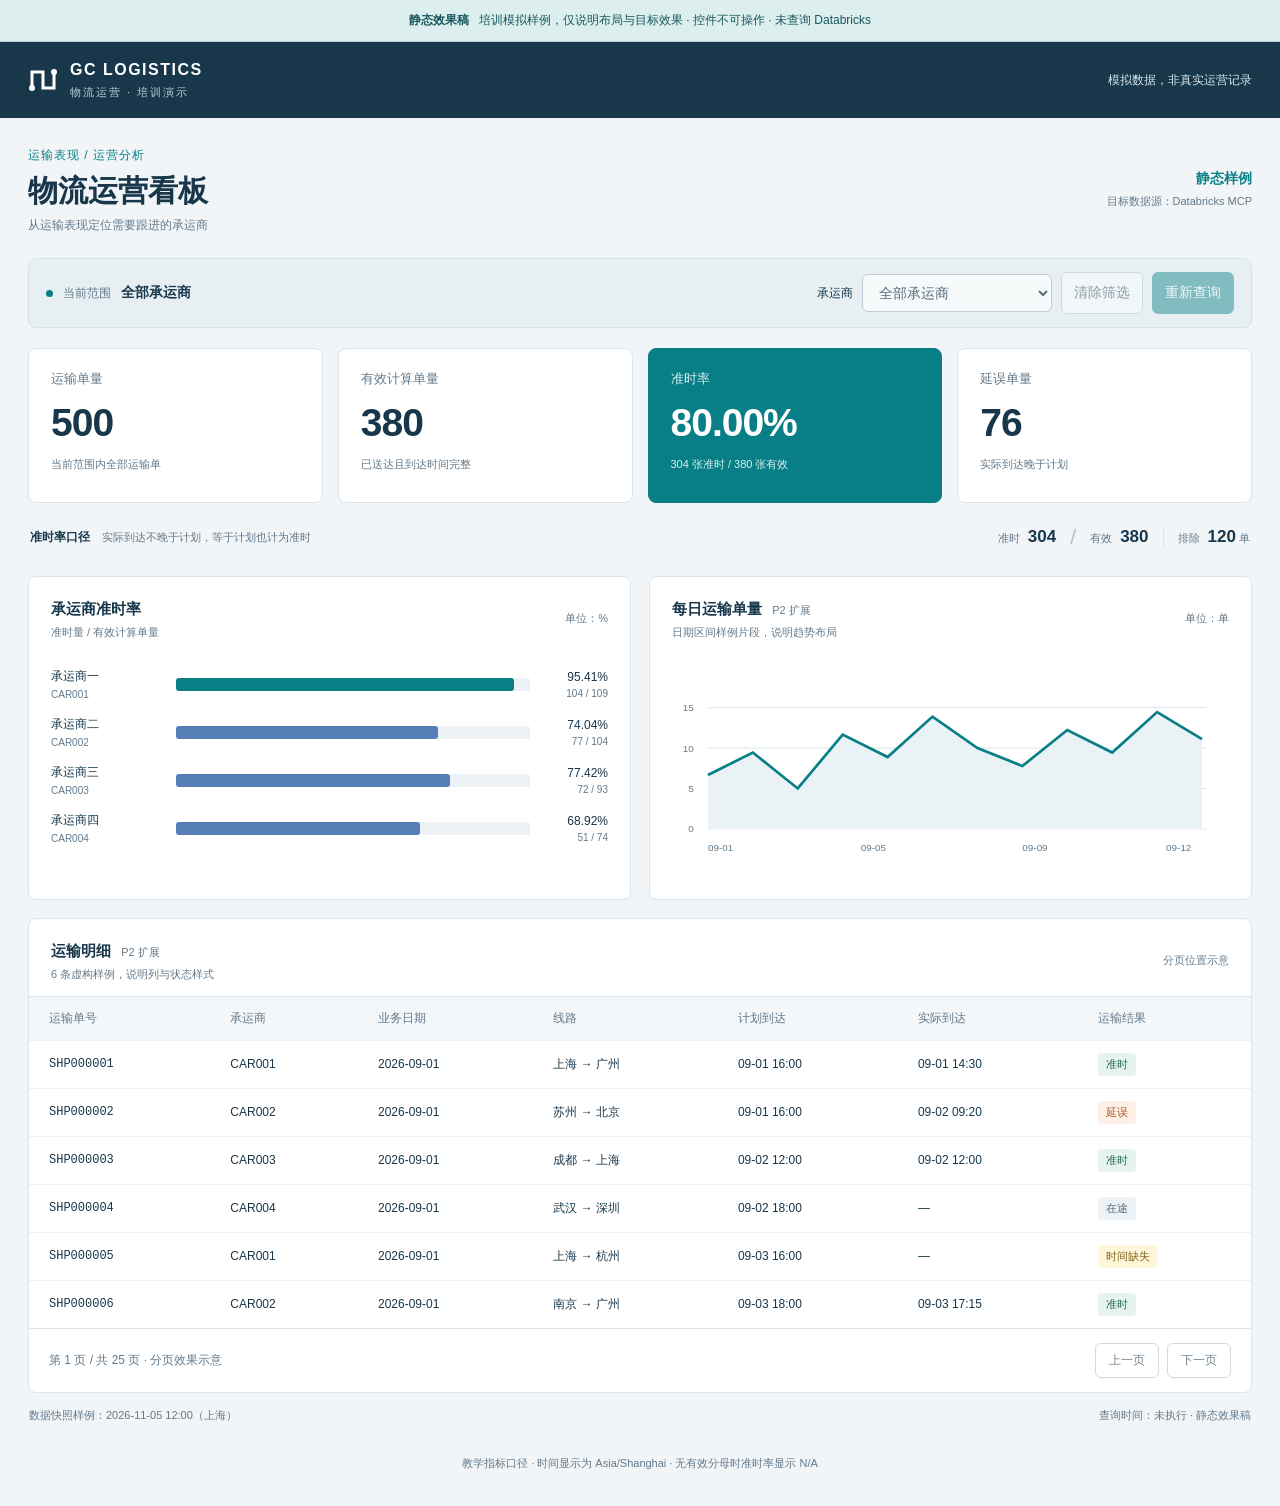
<file: copilot-logistics-dashboard-starter/mockup/index.html>
<!doctype html>
<html lang="zh-CN">
<head><meta charset="utf-8"><meta name="viewport" content="width=device-width, initial-scale=1"><title>物流运营看板 · 静态效果稿</title><link rel="icon" href="data:,"><link rel="stylesheet" href="style.css"></head>
<body>
<a class="skip" href="#main">跳到主要内容</a>
<p class="mockup-note"><strong>静态效果稿</strong>培训模拟样例，仅说明布局与目标效果 · 控件不可操作 · 未查询 Databricks</p>
<header><div class="brand"><svg width="30" height="30" viewBox="0 0 30 30" aria-hidden="true"><path d="M4 23V7h11v16h11V7" fill="none" stroke="currentColor" stroke-width="3"/><circle cx="4" cy="23" r="3" fill="currentColor"/><circle cx="26" cy="7" r="3" fill="currentColor"/></svg><div>GC LOGISTICS<small>物流运营 · 培训演示</small></div></div><span class="synthetic">模拟数据，非真实运营记录</span></header>
<main id="main">
<div class="title-row"><div><p class="eyebrow">运输表现 / 运营分析</p><h1>物流运营看板</h1><p class="subtitle">从运输表现定位需要跟进的承运商</p></div><div class="source"><strong>静态样例</strong><span>目标数据源：Databricks MCP</span></div></div>
<section class="filters" aria-label="分析范围示意"><div class="scope"><span class="dot"></span><span>当前范围</span><strong>全部承运商</strong></div><div class="controls"><label for="carrier">承运商</label><select id="carrier" disabled><option>全部承运商</option><option>CAR002</option></select><button type="button" disabled>清除筛选</button><button class="accent" type="button" disabled>重新查询</button></div></section>
<section class="metrics" aria-label="核心指标样例">
<article><span>运输单量</span><strong>500</strong><small>当前范围内全部运输单</small></article>
<article><span>有效计算单量</span><strong>380</strong><small>已送达且到达时间完整</small></article>
<article class="featured"><span>准时率</span><strong>80.00%</strong><small>304 张准时 / 380 张有效</small></article>
<article><span>延误单量</span><strong>76</strong><small>实际到达晚于计划</small></article>
</section>
<section class="method" aria-label="计算口径"><p><strong>准时率口径</strong>实际到达不晚于计划，等于计划也计为准时</p><div><span>准时 <b>304</b></span><span class="slash">/</span><span>有效 <b>380</b></span><span class="excluded">排除 <b>120</b> 单</span></div></section>
<div class="charts">
<section class="panel"><div class="panel-heading"><div><h2>承运商准时率</h2><p>准时量 / 有效计算单量</p></div><span>单位：%</span></div><div id="carrier-chart" aria-label="承运商准时率样例"><div class="bar-row"><div class="bar-name">承运商一<small>CAR001</small></div><div class="track"><div class="bar static-bar" style="--value:95.41%"></div></div><div class="bar-value">95.41%<small>104 / 109</small></div></div><div class="bar-row"><div class="bar-name">承运商二<small>CAR002</small></div><div class="track"><div class="bar static-bar" style="--value:74.04%"></div></div><div class="bar-value">74.04%<small>77 / 104</small></div></div><div class="bar-row"><div class="bar-name">承运商三<small>CAR003</small></div><div class="track"><div class="bar static-bar" style="--value:77.42%"></div></div><div class="bar-value">77.42%<small>72 / 93</small></div></div><div class="bar-row"><div class="bar-name">承运商四<small>CAR004</small></div><div class="track"><div class="bar static-bar" style="--value:68.92%"></div></div><div class="bar-value">68.92%<small>51 / 74</small></div></div></div></section>
<section class="panel"><div class="panel-heading"><div><h2>每日运输单量 <span class="mockup-tag">P2 扩展</span></h2><p>日期区间样例片段，说明趋势布局</p></div><span>单位：单</span></div><div id="trend-chart"><svg class="trend" viewBox="0 0 620 200" role="img" aria-label="每日单量趋势布局样例"><path d="M40 30H595M40 75H595M40 120H595M40 165H595" stroke="#dbe5ed" fill="none"/><path d="M40 165L40 105L90 80L140 120L190 60L240 85L290 40L340 75L390 95L440 55L490 80L540 35L590 65L590 165Z" fill="#eaf2f5"/><polyline points="40,105 90,80 140,120 190,60 240,85 290,40 340,75 390,95 440,55 490,80 540,35 590,65" fill="none" stroke="#087f86" stroke-width="3"/><text x="12" y="34">15</text><text x="12" y="79">10</text><text x="18" y="124">5</text><text x="18" y="169">0</text><text x="40" y="190">09-01</text><text x="210" y="190">09-05</text><text x="390" y="190">09-09</text><text x="550" y="190">09-12</text></svg></div></section>
</div>
<section class="panel details"><div class="panel-heading"><div><h2>运输明细 <span class="mockup-tag">P2 扩展</span></h2><p>6 条虚构样例，说明列与状态样式</p></div><span>分页位置示意</span></div><div class="table-wrap"><table><thead><tr><th>运输单号</th><th>承运商</th><th>业务日期</th><th>线路</th><th>计划到达</th><th>实际到达</th><th>运输结果</th></tr></thead><tbody><tr><td>SHP000001</td><td>CAR001</td><td>2026-09-01</td><td>上海 → 广州</td><td>09-01 16:00</td><td>09-01 14:30</td><td><span class="result ON_TIME">准时</span></td></tr><tr><td>SHP000002</td><td>CAR002</td><td>2026-09-01</td><td>苏州 → 北京</td><td>09-01 16:00</td><td>09-02 09:20</td><td><span class="result DELAYED">延误</span></td></tr><tr><td>SHP000003</td><td>CAR003</td><td>2026-09-01</td><td>成都 → 上海</td><td>09-02 12:00</td><td>09-02 12:00</td><td><span class="result ON_TIME">准时</span></td></tr><tr><td>SHP000004</td><td>CAR004</td><td>2026-09-01</td><td>武汉 → 深圳</td><td>09-02 18:00</td><td>—</td><td><span class="result IN_TRANSIT">在途</span></td></tr><tr><td>SHP000005</td><td>CAR001</td><td>2026-09-01</td><td>上海 → 杭州</td><td>09-03 16:00</td><td>—</td><td><span class="result MISSING_TIMESTAMP">时间缺失</span></td></tr><tr><td>SHP000006</td><td>CAR002</td><td>2026-09-01</td><td>南京 → 广州</td><td>09-03 18:00</td><td>09-03 17:15</td><td><span class="result ON_TIME">准时</span></td></tr></tbody></table></div><div class="pagination"><span>第 1 页 / 共 25 页 · 分页效果示意</span><div><button type="button" disabled>上一页</button><button type="button" disabled>下一页</button></div></div></section>
<div class="data-note"><span>数据快照样例：2026-11-05 12:00（上海）</span><span>查询时间：未执行 · 静态效果稿</span></div>
<footer>教学指标口径 · 时间显示为 Asia/Shanghai · 无有效分母时准时率显示 N/A</footer>
</main></body></html>
</file>
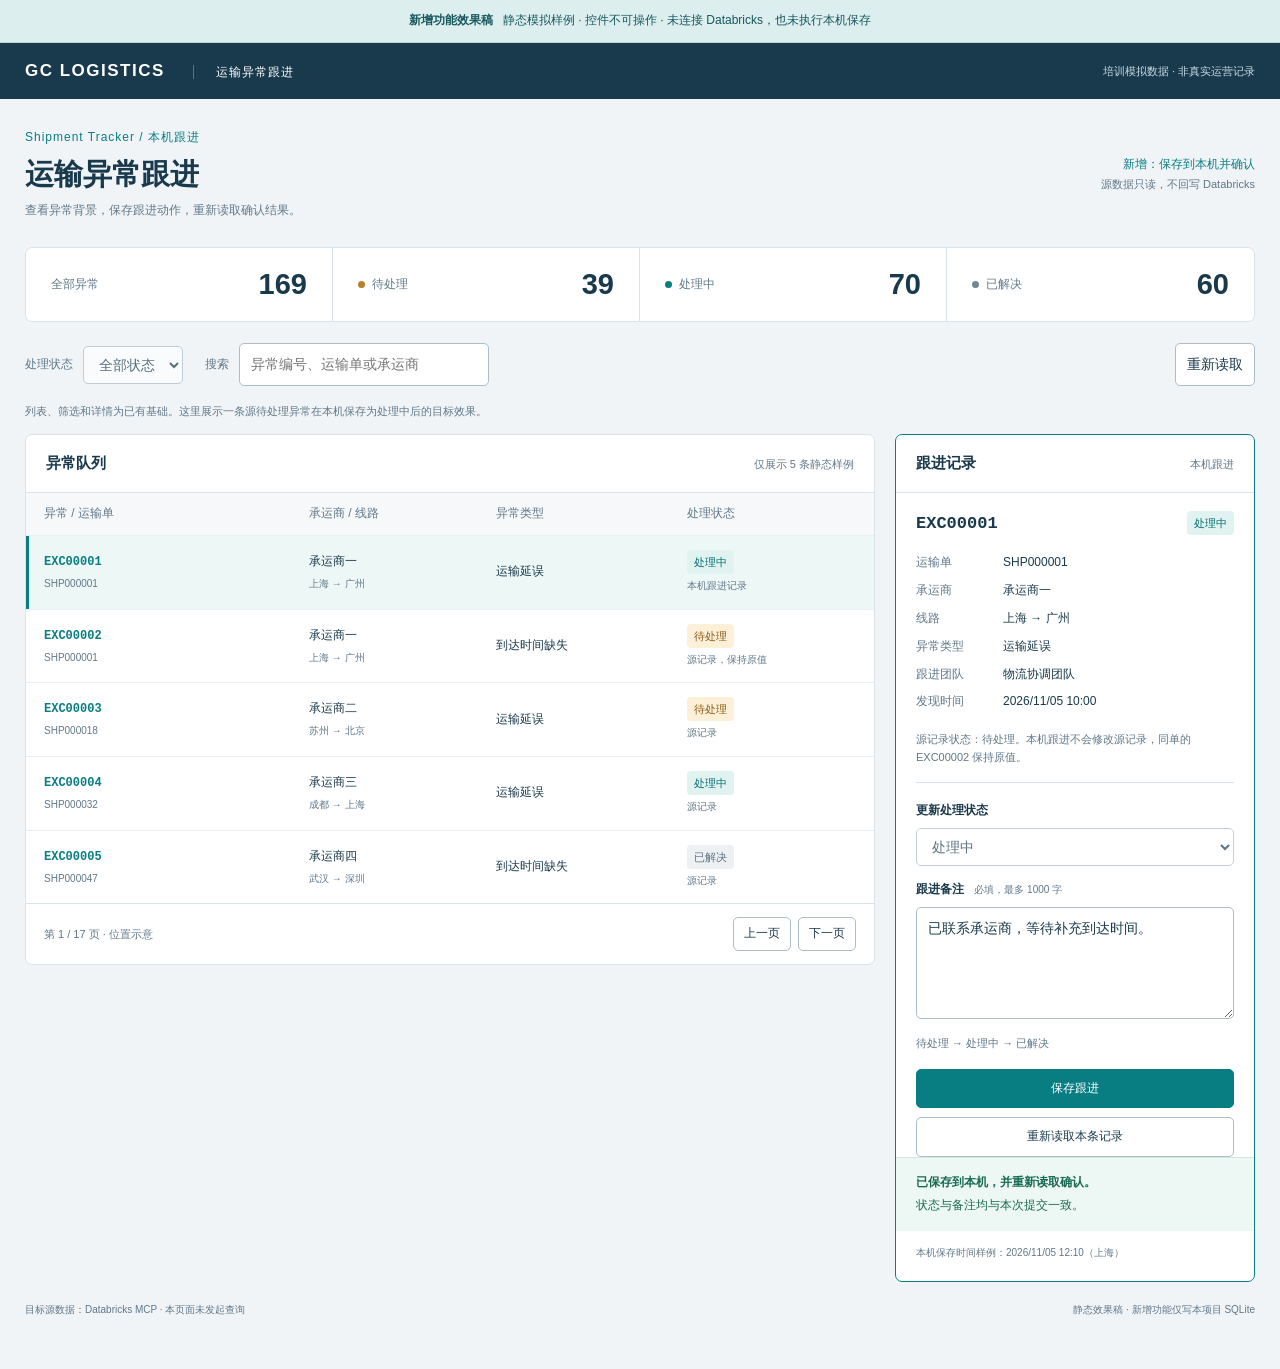
<file: copilot-shipment-tracker-starter/mockup/index.html>
<!doctype html>
<html lang="zh-CN"><head><meta charset="utf-8"><meta name="viewport" content="width=device-width,initial-scale=1"><title>异常跟进保存与确认 · 静态效果稿</title><link rel="icon" href="data:,"><link rel="stylesheet" href="style.css"></head>
<body><a class="skip" href="#main">跳到主要内容</a>
<p class="mockup-note"><strong>新增功能效果稿</strong>静态模拟样例 · 控件不可操作 · 未连接 Databricks，也未执行本机保存</p>
<header><div class="brand">GC LOGISTICS <span>运输异常跟进</span></div><span>培训模拟数据 · 非真实运营记录</span></header>
<main id="main"><div class="heading"><div><p class="eyebrow">Shipment Tracker / 本机跟进</p><h1>运输异常跟进</h1><p class="intro">查看异常背景，保存跟进动作，重新读取确认结果。</p></div><div class="local"><b>新增：保存到本机并确认</b><span>源数据只读，不回写 Databricks</span></div></div>
<section class="counts" aria-label="本机合并后的静态概览"><div><span>全部异常</span><strong>169</strong></div><div><span><i class="dot open"></i>待处理</span><strong>39</strong></div><div><span><i class="dot progress"></i>处理中</span><strong>70</strong></div><div><span><i class="dot resolved"></i>已解决</span><strong>60</strong></div></section>
<div class="toolbar"><div class="filter"><label for="status-filter">处理状态</label><select id="status-filter" disabled><option>全部状态</option></select><label class="search-label" for="search">搜索</label><input id="search" type="search" placeholder="异常编号、运输单或承运商" disabled></div><button disabled>重新读取</button></div>
<p class="existing">列表、筛选和详情为已有基础。这里展示一条源待处理异常在本机保存为处理中后的目标效果。</p>
<div class="workspace"><section class="queue"><div class="section-title"><h2>异常队列</h2><span>仅展示 5 条静态样例</span></div><div class="table-wrap"><table><thead><tr><th>异常 / 运输单</th><th>承运商 / 线路</th><th>异常类型</th><th>处理状态</th></tr></thead><tbody><tr class="selected"><td><button class="row-link" disabled>EXC00001</button><small>SHP000001</small></td><td>承运商一<small>上海 → 广州</small></td><td>运输延误</td><td><span class="badge IN_PROGRESS">处理中</span><small>本机跟进记录</small></td></tr><tr class=""><td><button class="row-link" disabled>EXC00002</button><small>SHP000001</small></td><td>承运商一<small>上海 → 广州</small></td><td>到达时间缺失</td><td><span class="badge OPEN">待处理</span><small>源记录，保持原值</small></td></tr><tr class=""><td><button class="row-link" disabled>EXC00003</button><small>SHP000018</small></td><td>承运商二<small>苏州 → 北京</small></td><td>运输延误</td><td><span class="badge OPEN">待处理</span><small>源记录</small></td></tr><tr class=""><td><button class="row-link" disabled>EXC00004</button><small>SHP000032</small></td><td>承运商三<small>成都 → 上海</small></td><td>运输延误</td><td><span class="badge IN_PROGRESS">处理中</span><small>源记录</small></td></tr><tr class=""><td><button class="row-link" disabled>EXC00005</button><small>SHP000047</small></td><td>承运商四<small>武汉 → 深圳</small></td><td>到达时间缺失</td><td><span class="badge RESOLVED">已解决</span><small>源记录</small></td></tr></tbody></table></div><div class="pagination"><span>第 1 / 17 页 · 位置示意</span><div><button disabled>上一页</button><button disabled>下一页</button></div></div></section>
<aside class="detail"><div class="section-title"><h2>跟进记录</h2><span>本机跟进</span></div><div class="record-heading"><strong>EXC00001</strong><span class="badge IN_PROGRESS">处理中</span></div><dl><dt>运输单</dt><dd>SHP000001</dd><dt>承运商</dt><dd>承运商一</dd><dt>线路</dt><dd>上海 → 广州</dd><dt>异常类型</dt><dd>运输延误</dd><dt>跟进团队</dt><dd>物流协调团队</dd><dt>发现时间</dt><dd>2026/11/05 10:00</dd></dl>
<p class="source-note">源记录状态：待处理。本机跟进不会修改源记录，同单的 EXC00002 保持原值。</p>
<form><label for="next-status">更新处理状态</label><select id="next-status" disabled><option selected>处理中</option><option>已解决</option></select><label for="note">跟进备注 <span>必填，最多 1000 字</span></label><textarea id="note" rows="4" readonly>已联系承运商，等待补充到达时间。</textarea><p class="workflow">待处理 → 处理中 → 已解决</p><button class="primary" disabled>保存跟进</button><button disabled>重新读取本条记录</button></form>
<div class="mockup-result"><p><strong>已保存到本机，并重新读取确认。</strong></p><p>状态与备注均与本次提交一致。</p></div><p id="local-time">本机保存时间样例：2026/11/05 12:10（上海）</p></aside></div>
<footer><span>目标源数据：Databricks MCP · 本页面未发起查询</span><span>静态效果稿 · 新增功能仅写本项目 SQLite</span></footer>
</main></body></html>
</file>
<file: copilot-logistics-dashboard-starter/mockup/style.css>
:root{--bg:#f1f5f8;--paper:#fff;--ink:#18374b;--muted:#63798a;--teal:#087f86;--blue:#577fb7;--line:#dbe5ed;--soft:#eaf2f5;--orange:#b75c2d}*{box-sizing:border-box}body{margin:0;background:var(--bg);color:var(--ink);font:14px/1.55 "Microsoft YaHei UI","PingFang SC",sans-serif}button,select{font:inherit;color:var(--ink);border:1px solid #acbfcc;border-radius:6px;padding:9px 12px;background:white}button{cursor:pointer}button:hover{background:var(--soft)}button:disabled{opacity:.45;cursor:default}button:focus-visible,select:focus-visible,a:focus-visible{outline:3px solid #087f86;outline-offset:3px}button.accent{background:var(--teal);color:white;border-color:var(--teal)}.skip{position:absolute;top:-80px;left:12px;padding:12px;background:white;z-index:5}.skip:focus{top:10px}header{display:flex;justify-content:space-between;align-items:center;gap:20px;padding:18px max(28px,calc((100vw - 1360px)/2));background:var(--ink);color:white}.brand{display:flex;gap:12px;align-items:center;font:600 16px/1.25 Bahnschrift,Arial,sans-serif;letter-spacing:1.5px}.brand small{display:block;color:#bfd1dc;font:11px/1.5 "Microsoft YaHei UI",sans-serif;letter-spacing:2px;margin-top:4px}.synthetic{font-size:12px;color:#d9e6ec}main{max-width:1416px;margin:auto;padding:28px}.title-row{display:flex;align-items:center;justify-content:space-between;gap:24px;margin-bottom:24px}.eyebrow{color:var(--teal);font-size:12px;letter-spacing:1px;margin:0 0 6px}h1{font-size:30px;line-height:1.3;margin:0 0 6px}.subtitle{font-size:12px;color:var(--muted);margin:0}.source{text-align:right}.source strong{font:600 14px Bahnschrift,Arial,sans-serif;color:var(--teal);display:block}.source span{display:block;font-size:11px;color:var(--muted);margin-top:5px}.filters{display:flex;justify-content:space-between;align-items:center;gap:18px;padding:13px 17px;background:#e7eff3;border:1px solid #d3e1e8;border-radius:8px;margin-bottom:20px}.scope{display:flex;align-items:center;gap:10px;flex-wrap:wrap}.scope>span:nth-child(2){font-size:12px;color:var(--muted)}.dot{width:7px;height:7px;background:var(--teal);border-radius:50%}.controls{display:flex;gap:9px;align-items:center}.controls label{font-size:12px}.controls select{min-width:190px}.metrics{display:grid;grid-template-columns:repeat(4,minmax(0,1fr));gap:15px}.metrics article{display:flex;flex-direction:column;background:white;border:1px solid var(--line);padding:20px 22px;border-radius:8px;min-height:155px}.metrics article>span{font-size:13px;color:var(--muted)}.metrics article>strong{font:600 39px/1.3 Bahnschrift,Arial,sans-serif;margin:9px 0 7px;letter-spacing:-1px}.metrics article>small{font-size:11px;color:var(--muted)}.metrics article.featured{background:var(--teal);border-color:var(--teal);color:white}.metrics article.featured>span,.metrics article.featured>small{color:#daf0ef}.method{display:flex;align-items:center;justify-content:space-between;gap:15px;padding:18px 2px 22px}.method p{margin:0;color:var(--muted);font-size:11px}.method p strong{color:var(--ink);margin-right:12px;font-size:12px}.method>div{display:flex;gap:14px;align-items:center;white-space:nowrap}.method span{color:var(--muted);font-size:11px}.method b{font:600 17px Bahnschrift,Arial,sans-serif;color:var(--ink);margin-left:5px}.method .slash{font-size:21px;color:#afc0cd}.excluded{border-left:1px solid var(--line);padding-left:14px}.charts{display:grid;grid-template-columns:1fr 1fr;gap:18px}.panel{background:white;border:1px solid var(--line);border-radius:8px;overflow:hidden}.panel-heading{display:flex;justify-content:space-between;align-items:center;gap:14px;padding:20px 22px 13px}.panel-heading h2{font-size:15px;margin:0 0 4px}.panel-heading p{font-size:11px;color:var(--muted);margin:0}.panel-heading>span{font-size:11px;color:var(--muted);white-space:nowrap}#carrier-chart,#trend-chart{height:245px;padding:7px 22px 19px}.bar-row{display:grid;grid-template-columns:113px 1fr 66px;gap:12px;align-items:center;min-height:48px;font-size:12px}.bar-name small{display:block;font:10px/1.7 Bahnschrift,Arial,sans-serif;color:var(--muted)}.track{height:13px;background:#edf2f6;border-radius:3px}.bar{height:13px;background:var(--blue);border-radius:3px}.bar-row:first-child .bar{background:var(--teal)}.bar-value{text-align:right;font-family:Bahnschrift,Arial,sans-serif}.bar-value small{display:block;color:var(--muted);font-size:10px}.empty{height:100%;display:flex;align-items:center;justify-content:center;flex-direction:column;gap:6px;color:var(--muted);font-size:12px}.trend{width:100%;height:100%;display:block;overflow:visible}.trend text{font:11px Bahnschrift,Arial,sans-serif;fill:var(--muted)}.details{margin-top:18px}.table-wrap{overflow:auto}table{border-collapse:collapse;width:100%;white-space:nowrap;text-align:left;font-size:12px}th{font-weight:500;color:var(--muted);background:#f4f7fa;padding:12px 20px;border-top:1px solid var(--line)}td{padding:12px 20px;border-top:1px solid #edf1f5}tbody tr:hover{background:#f5fafb}td:first-child{font-family:"Cascadia Code",Consolas,monospace}.result{display:inline-block;padding:3px 8px;border-radius:4px;font-size:11px;background:#edf2f6;color:#536879}.result.ON_TIME{background:#e6f4ee;color:#236b56}.result.DELAYED{background:#fff0e7;color:#a85526}.result.MISSING_TIMESTAMP{background:#fff6d9;color:#81651b}.pagination{display:flex;justify-content:space-between;gap:15px;align-items:center;padding:14px 20px;border-top:1px solid var(--line);font-size:12px;color:var(--muted)}.pagination>div{display:flex;gap:8px}.pagination button{font-size:12px;padding:7px 13px}.data-note{display:flex;justify-content:space-between;gap:15px;padding:14px 1px;font-size:11px;color:var(--muted)}footer{padding:17px 0 6px;text-align:center;color:var(--muted);font-size:11px}#loading{min-height:380px;display:flex;align-items:center;justify-content:center;gap:12px;color:var(--muted)}#loading[hidden],#results[hidden],#error[hidden]{display:none}.spinner{height:20px;width:20px;border:2px solid #c7dce1;border-top-color:var(--teal);border-radius:50%;animation:spin 1s linear infinite}#error{padding:24px;background:#fff5ef;border:1px solid #e6c6b3;border-radius:8px;margin:28px 0;min-height:220px}#error h2{font-size:17px}#error p{max-width:900px;overflow-wrap:anywhere;color:#8e4f31}#error button{margin-top:10px}@keyframes spin{to{transform:rotate(360deg)}}@media(prefers-reduced-motion:reduce){.spinner{animation:none}}
@media(max-width:960px){.filters{align-items:flex-start;flex-direction:column}.metrics{grid-template-columns:repeat(2,minmax(0,1fr))}.charts{grid-template-columns:1fr}.method{align-items:flex-start;flex-direction:column}.data-note{flex-direction:column;gap:5px}.controls{flex-wrap:wrap}}
@media(max-width:520px){header{padding:15px}.brand{font-size:13px}.synthetic{max-width:110px;font-size:10px}main{padding:22px 15px}.title-row{align-items:flex-start;gap:15px}h1{font-size:25px}.source{min-width:110px}.source strong{font-size:12px}.source span{font-size:10px;max-width:130px}.subtitle{font-size:11px;max-width:200px}.controls{width:100%}.controls label{width:100%}.controls select{min-width:0;width:100%}.controls button{flex:1}.metrics{gap:10px}.metrics article{padding:16px 14px;min-height:145px}.metrics article>strong{font-size:33px}.metrics article>small{font-size:10px}.panel-heading{padding:18px 16px 12px}#carrier-chart,#trend-chart{padding:6px 16px 18px}.bar-row{grid-template-columns:102px 1fr 60px;gap:8px}.method>div{gap:10px}.method .excluded{padding-left:10px}.pagination{padding:13px 16px;align-items:flex-start;flex-direction:column}footer{text-align:left}}

.mockup-note{margin:0;padding:11px 28px;text-align:center;background:#dceeed;color:#18585e;font-size:12px;border-bottom:1px solid #b8d4d5}.mockup-note strong{margin-right:10px}.static-bar{width:var(--value)}.mockup-tag{font-size:11px;color:var(--muted);font-weight:400;margin-left:6px}.pagination button:disabled{opacity:.6}@media(max-width:520px){.mockup-note{padding:10px 15px;text-align:left}}
</file>
<file: copilot-shipment-tracker-starter/mockup/style.css>
:root{--ink:#19394c;--muted:#617889;--teal:#087e83;--line:#d9e3ea;--bg:#f0f4f7;--paper:#fff;--amber:#97600d}*{box-sizing:border-box}[hidden]{display:none!important}body{margin:0;background:var(--bg);color:var(--ink);font:14px/1.65 "Microsoft YaHei UI","PingFang SC",sans-serif}button,input,textarea,select{font:inherit;color:var(--ink);border:1px solid #aabdc9;border-radius:5px;background:white;padding:9px 11px}button{cursor:pointer}button:hover{background:#eaf3f3}button:disabled{opacity:.5;cursor:default}button:focus-visible,input:focus-visible,select:focus-visible,textarea:focus-visible,a:focus-visible{outline:3px solid var(--teal);outline-offset:3px}header{background:var(--ink);color:#fff;padding:18px max(25px,calc((100vw - 1400px)/2));display:flex;justify-content:space-between;align-items:center;gap:20px}header>span{font-size:11px;color:#c8dbe5}.brand{font:600 17px Bahnschrift,Arial,sans-serif;letter-spacing:1.5px}.brand span{font:12px "Microsoft YaHei UI",sans-serif;letter-spacing:1px;margin-left:22px;padding-left:22px;border-left:1px solid #58707f}.skip{position:absolute;top:-60px;background:white;padding:10px;z-index:5}.skip:focus{top:8px}main{max-width:1450px;padding:30px 25px;margin:auto}.heading{display:flex;justify-content:space-between;align-items:center;gap:20px;margin-bottom:26px}.eyebrow{font:12px Bahnschrift,"Microsoft YaHei UI",sans-serif;letter-spacing:1px;color:var(--teal);margin:0 0 8px}h1{font-size:29px;line-height:1.4;margin:0 0 7px}.intro{color:var(--muted);font-size:12px;margin:0}.local{text-align:right;font-size:12px}.local b{font-weight:500;color:var(--teal);display:block}.local span{color:var(--muted);font-size:11px}.counts{display:grid;grid-template-columns:repeat(4,1fr);background:white;border:1px solid var(--line);border-radius:7px;margin-bottom:21px}.counts>div{display:flex;justify-content:space-between;align-items:center;padding:20px 25px;border-right:1px solid var(--line);gap:16px}.counts>div:last-child{border:0}.counts span{color:var(--muted);font-size:12px}.counts strong{font:600 29px Bahnschrift,Arial,sans-serif}.dot{display:inline-block;width:7px;height:7px;margin-right:7px;border-radius:50%}.open{background:#b7802d}.progress{background:#087e83}.resolved{background:#718794}.toolbar{display:flex;justify-content:space-between;align-items:center;gap:16px;margin-bottom:16px}.filter{display:flex;align-items:center;gap:10px}.filter label{font-size:12px;color:var(--muted)}.filter input{width:250px}.search-label{margin-left:12px}.workspace{display:grid;grid-template-columns:minmax(0,1fr) 360px;gap:20px;align-items:start}.queue,.detail{background:var(--paper);border:1px solid var(--line);border-radius:7px;overflow:hidden}.section-title{display:flex;align-items:center;justify-content:space-between;gap:12px;padding:16px 20px;border-bottom:1px solid var(--line)}h2{font-size:15px;margin:0}.section-title>span{font-size:11px;color:var(--muted)}.table-wrap{overflow-x:auto}table{border-collapse:collapse;width:100%;text-align:left;font-size:12px}th{background:#f6f8fa;font-weight:500;color:var(--muted);padding:11px 18px;white-space:nowrap}td{padding:14px 18px;border-top:1px solid #e8eef2;vertical-align:middle}td small{display:block;color:var(--muted);font-size:10px;margin-top:4px;white-space:nowrap}td:first-child{min-width:150px}.row-link{background:none;border:0;padding:0;color:var(--teal);font:600 12px "Cascadia Code",Consolas,monospace}.row-link:hover{text-decoration:underline;background:none}tr.selected{background:#edf7f6;box-shadow:inset 3px 0 var(--teal)}tbody tr:hover{background:#f1f7f9}.badge{font-size:11px;white-space:nowrap;padding:3px 7px;border-radius:4px;display:inline-block}.badge.OPEN{color:#8e5d14;background:#fcf0d9}.badge.IN_PROGRESS{color:#086f72;background:#e0f3f0}.badge.RESOLVED{color:#5c7181;background:#edf1f4}.pagination{padding:13px 18px;display:flex;justify-content:space-between;align-items:center;gap:12px;border-top:1px solid var(--line);font-size:11px;color:var(--muted)}.pagination>div{display:flex;gap:7px}.pagination button{font-size:12px;padding:6px 10px}.detail{position:sticky;top:20px}.record-heading{display:flex;align-items:center;justify-content:space-between;gap:10px;padding:18px 20px 0}.record-heading strong{font:600 17px "Cascadia Code",Consolas,monospace}#detail-empty{padding:35px 20px;color:var(--muted);font-size:12px}dl{display:grid;grid-template-columns:75px 1fr;gap:8px 12px;font-size:12px;margin:18px 20px}dt{color:var(--muted)}dd{margin:0;overflow-wrap:anywhere}.source-note{margin:0 20px 18px;font-size:11px;color:var(--muted);padding-bottom:16px;border-bottom:1px solid var(--line)}form{padding:0 20px}form label{display:block;font-size:12px;font-weight:600;margin:14px 0 7px}form label span{font-size:10px;color:var(--muted);font-weight:400;margin-left:7px}form select,form textarea{width:100%}textarea{resize:vertical;min-height:100px}.workflow{font-size:11px;color:var(--muted);margin:8px 0 16px}form button{display:block;width:100%;font-size:12px;margin-top:9px}.primary{background:var(--teal);border-color:var(--teal);color:#fff}.primary:hover{background:#056c71}#save-message{margin:14px 20px;font-size:12px;overflow-wrap:anywhere}#local-time{font-size:10px;color:var(--muted);margin:14px 20px 20px}.success{color:#176b51}.failure{color:#a2442b}.notice{padding:22px;background:#fff0e9;border:1px solid #e7beac;border-radius:7px}.notice p{overflow-wrap:anywhere}#loading{padding:80px;text-align:center;color:var(--muted);font-size:13px}footer{display:flex;justify-content:space-between;gap:20px;color:var(--muted);font-size:10px;padding:20px 0}.empty-row{padding:45px;text-align:center;color:var(--muted)}@media(max-width:1080px){.workspace{grid-template-columns:minmax(0,1fr) 320px}.counts>div{padding:17px}.filter input{width:210px}td,th{padding:13px}}@media(max-width:820px){.workspace{grid-template-columns:1fr}.detail{position:static;grid-row:1}.toolbar{align-items:flex-start}.filter{flex-wrap:wrap}.search-label{margin:0}.counts>div{padding:14px;flex-direction:column;gap:4px}.local{max-width:170px}}@media(max-width:520px){header{padding:15px;align-items:flex-start}header>span{max-width:100px;font-size:10px}.brand{font-size:14px}.brand span{display:block;margin:6px 0 0;padding:0;border:0;font-size:10px}main{padding:23px 15px}.heading{align-items:flex-start;flex-direction:column;gap:14px}h1{font-size:26px}.local{text-align:left;max-width:none}.local span{display:block}.counts>div{padding:14px 6px}.counts span{font-size:10px}.counts strong{font-size:25px}.dot{margin-right:4px}.toolbar{flex-direction:column}.filter{width:100%;display:grid;grid-template-columns:60px 1fr}.filter input{width:100%;min-width:0}.toolbar>button{width:100%}footer{flex-direction:column;gap:5px}.pagination{flex-wrap:wrap}#loading{padding:60px 20px}}

.mockup-note{margin:0;padding:11px 25px;background:#dceeed;border-bottom:1px solid #b8d4d5;color:#18585e;text-align:center;font-size:12px}.mockup-note strong{margin-right:10px}.detail{border-color:var(--teal)}button:disabled{opacity:1}button.primary:disabled{background:var(--teal);color:white}.mockup-result{padding:12px 20px;background:#edf7f3;color:#176b51;font-size:12px;border-top:1px solid #d2e7dd}.mockup-result p{margin:3px 0}.existing{font-size:11px;color:var(--muted);margin:0 0 14px}@media(max-width:520px){.mockup-note{text-align:left;padding:10px 15px}}
</file>
